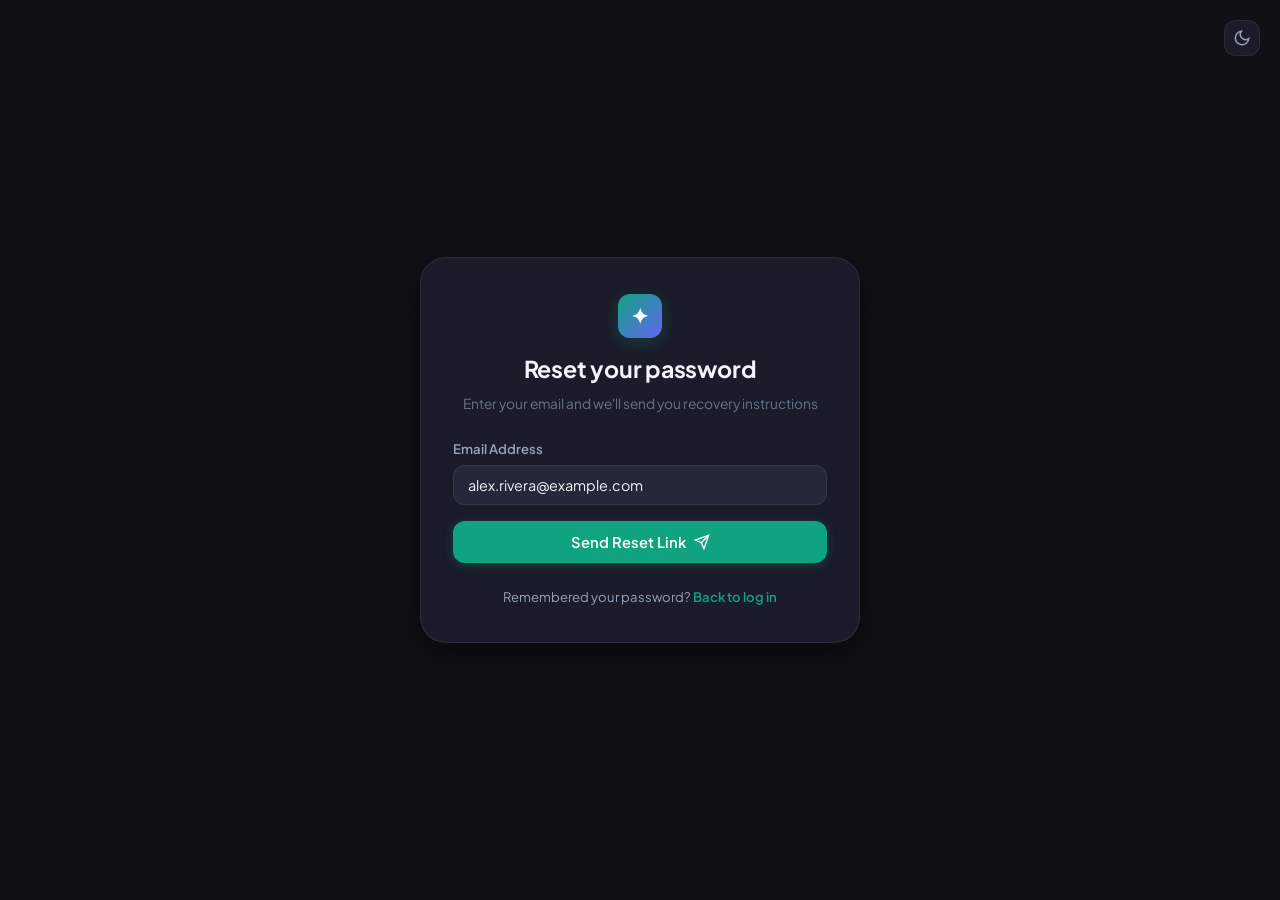
<file: forgot-password.html>
<!DOCTYPE html>
<html lang="en" data-theme="dark">
<head>
  <meta charset="UTF-8">
  <meta name="viewport" content="width=device-width, initial-scale=1.0">
  <title>Reset Password - NovaAI</title>
  <link rel="icon" href="data:image/svg+xml,<svg xmlns='http://www.w3.org/2000/svg' viewBox='0 0 100 100'><text y='.9em' font-size='90'>✦</text></svg>">
  <link rel="stylesheet" href="css/style.css">
  <link rel="stylesheet" href="css/auth.css">
</head>
<body>

  <div class="auth-wrapper">
    <div class="auth-theme-toggle">
      <button class="theme-toggle-btn" id="theme-toggle-auth" title="Toggle Theme">
        <svg class="sun-icon" width="18" height="18" viewBox="0 0 24 24" fill="none" stroke="currentColor" stroke-width="2">
          <circle cx="12" cy="12" r="5"></circle>
          <line x1="12" y1="1" x2="12" y2="3"></line>
          <line x1="12" y1="21" x2="12" y2="23"></line>
          <line x1="4.22" y1="4.22" x2="5.64" y2="5.64"></line>
          <line x1="18.36" y1="18.36" x2="19.78" y2="19.78"></line>
          <line x1="1" y1="12" x2="3" y2="12"></line>
          <line x1="21" y1="12" x2="23" y2="12"></line>
          <line x1="4.22" y1="19.78" x2="5.64" y2="18.36"></line>
          <line x1="18.36" y1="5.64" x2="19.78" y2="4.22"></line>
        </svg>
        <svg class="moon-icon" width="18" height="18" viewBox="0 0 24 24" fill="none" stroke="currentColor" stroke-width="2">
          <path d="M21 12.79A9 9 0 1 1 11.21 3 7 7 0 0 0 21 12.79z"></path>
        </svg>
      </button>
    </div>

    <div class="auth-card">
      <div class="auth-header">
        <div class="auth-logo">✦</div>
        <h1 class="auth-title">Reset your password</h1>
        <p class="auth-subtitle">Enter your email and we'll send you recovery instructions</p>
      </div>

      <div id="reset-alert" class="auth-alert success" style="display: none;">
        <svg width="18" height="18" viewBox="0 0 24 24" fill="none" stroke="currentColor" stroke-width="2">
          <path d="M22 11.08V12a10 10 0 1 1-5.93-9.14"></path>
          <polyline points="22 4 12 14.01 9 11.01"></polyline>
        </svg>
        <span>Password reset link sent! Check your inbox.</span>
      </div>

      <form class="auth-form" id="forgot-form">
        <div class="form-group">
          <label class="form-label" for="reset-email">Email Address</label>
          <div class="input-container">
            <input type="email" id="reset-email" class="auth-input" placeholder="name@example.com" required value="alex.rivera@example.com">
          </div>
        </div>

        <button type="submit" class="btn-primary-auth" id="btn-submit-reset">
          <span>Send Reset Link</span>
          <svg width="16" height="16" viewBox="0 0 24 24" fill="none" stroke="currentColor" stroke-width="2">
            <line x1="22" y1="2" x2="11" y2="13"></line>
            <polygon points="22 2 15 22 11 13 2 9 22 2"></polygon>
          </svg>
        </button>
      </form>

      <div class="auth-footer">
        Remembered your password? <a href="login.html" class="auth-link">Back to log in</a>
      </div>
    </div>
  </div>

  <script>
    const savedTheme = localStorage.getItem('ai_chat_theme') || 'dark';
    document.documentElement.setAttribute('data-theme', savedTheme);

    const themeBtn = document.getElementById('theme-toggle-auth');
    if (themeBtn) {
      themeBtn.addEventListener('click', () => {
        const cur = document.documentElement.getAttribute('data-theme') || 'dark';
        const next = cur === 'dark' ? 'light' : 'dark';
        document.documentElement.setAttribute('data-theme', next);
        localStorage.setItem('ai_chat_theme', next);
      });
    }

    const form = document.getElementById('forgot-form');
    const alertBox = document.getElementById('reset-alert');
    const submitBtn = document.getElementById('btn-submit-reset');

    form.addEventListener('submit', (e) => {
      e.preventDefault();
      submitBtn.disabled = true;
      submitBtn.innerHTML = 'Sending...';
      
      setTimeout(() => {
        alertBox.style.display = 'flex';
        submitBtn.innerHTML = 'Link Sent';
      }, 700);
    });
  </script>
</body>
</html>
</file>
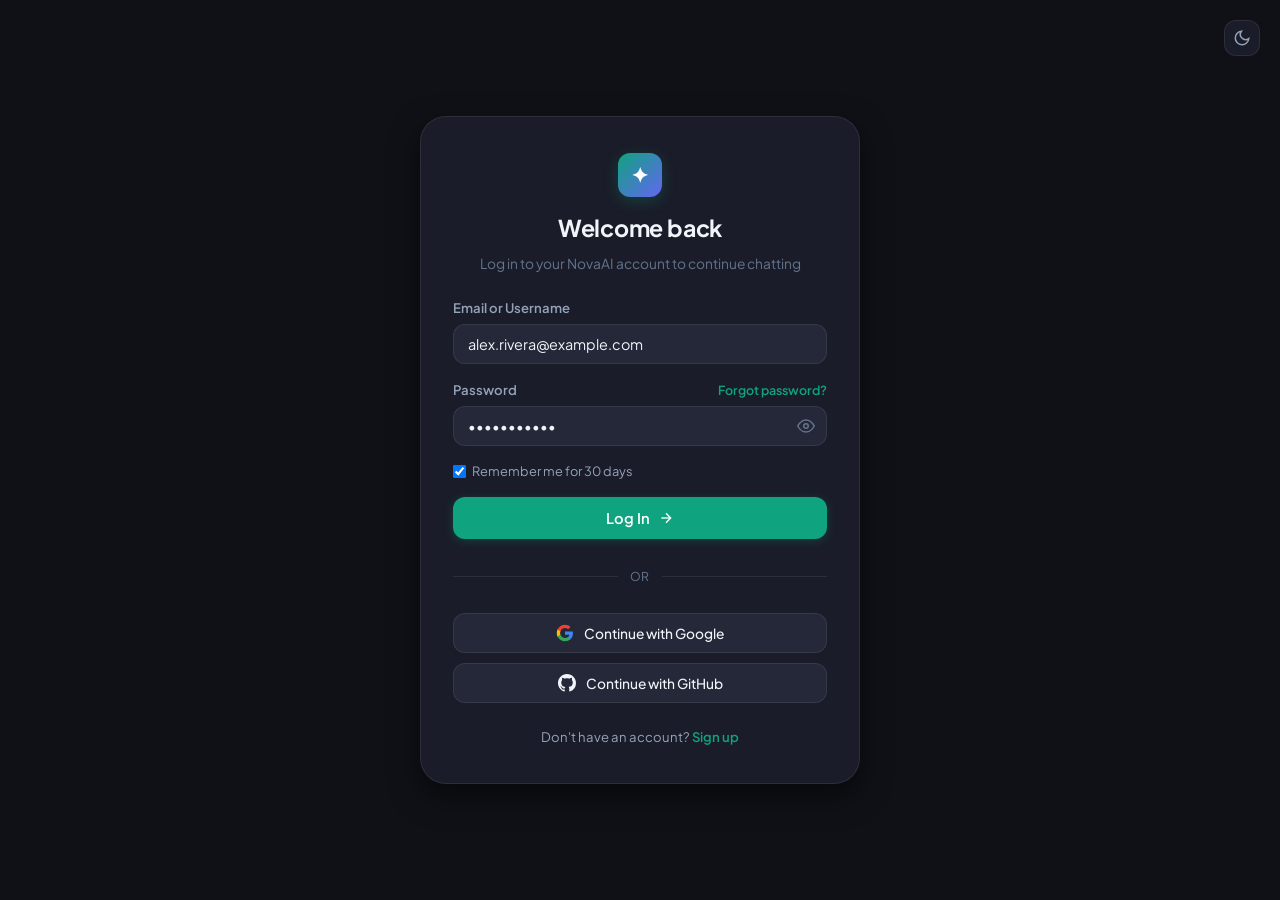
<file: login.html>
<!DOCTYPE html>
<html lang="en" data-theme="dark">
<head>
  <meta charset="UTF-8">
  <meta name="viewport" content="width=device-width, initial-scale=1.0">
  <title>Log in - NovaAI</title>
  <link rel="icon" href="data:image/svg+xml,<svg xmlns='http://www.w3.org/2000/svg' viewBox='0 0 100 100'><text y='.9em' font-size='90'>✦</text></svg>">
  <link rel="stylesheet" href="css/style.css">
  <link rel="stylesheet" href="css/auth.css">
</head>
<body>

  <div class="auth-wrapper">
    <div class="auth-theme-toggle">
      <button class="theme-toggle-btn" id="theme-toggle-auth" title="Toggle Theme">
        <svg class="sun-icon" width="18" height="18" viewBox="0 0 24 24" fill="none" stroke="currentColor" stroke-width="2">
          <circle cx="12" cy="12" r="5"></circle>
          <line x1="12" y1="12" x2="12" y2="3"></line>
          <line x1="12" y1="21" x2="12" y2="23"></line>
          <line x1="4.22" y1="4.22" x2="5.64" y2="5.64"></line>
          <line x1="18.36" y1="18.36" x2="19.78" y2="19.78"></line>
          <line x1="1" y1="12" x2="3" y2="12"></line>
          <line x1="21" y1="12" x2="23" y2="12"></line>
          <line x1="4.22" y1="19.78" x2="5.64" y2="18.36"></line>
          <line x1="18.36" y1="5.64" x2="19.78" y2="4.22"></line>
        </svg>
        <svg class="moon-icon" width="18" height="18" viewBox="0 0 24 24" fill="none" stroke="currentColor" stroke-width="2">
          <path d="M21 12.79A9 9 0 1 1 11.21 3 7 7 0 0 0 21 12.79z"></path>
        </svg>
      </button>
    </div>

    <div class="auth-card">
      <div class="auth-header">
        <div class="auth-logo">✦</div>
        <h1 class="auth-title">Welcome back</h1>
        <p class="auth-subtitle">Log in to your NovaAI account to continue chatting</p>
      </div>

      <form class="auth-form" id="login-form" onsubmit="event.preventDefault(); window.location.href='index.html';">
        <div class="form-group">
          <label class="form-label" for="login-email">Email or Username</label>
          <div class="input-container">
            <input type="text" id="login-email" class="auth-input" placeholder="name@example.com" required value="alex.rivera@example.com">
          </div>
        </div>

        <div class="form-group">
          <div style="display: flex; justify-content: space-between; align-items: center;">
            <label class="form-label" for="login-password">Password</label>
            <a href="forgot-password.html" class="auth-link" style="font-size: 0.78rem;">Forgot password?</a>
          </div>
          <div class="input-container">
            <input type="password" id="login-password" class="auth-input has-icon" placeholder="••••••••" required value="password123">
            <span class="toggle-password-btn" id="btn-toggle-pwd">
              <svg width="18" height="18" viewBox="0 0 24 24" fill="none" stroke="currentColor" stroke-width="2">
                <path d="M1 12s4-8 11-8 11 8 11 8-4 8-11 8-11-8-11-8z"></path>
                <circle cx="12" cy="12" r="3"></circle>
              </svg>
            </span>
          </div>
        </div>

        <div class="form-row-actions">
          <label class="remember-checkbox">
            <input type="checkbox" checked>
            <span>Remember me for 30 days</span>
          </label>
        </div>

        <button type="submit" class="btn-primary-auth">
          <span>Log In</span>
          <svg width="16" height="16" viewBox="0 0 24 24" fill="none" stroke="currentColor" stroke-width="2">
            <line x1="5" y1="12" x2="19" y2="12"></line>
            <polyline points="12 5 19 12 12 19"></polyline>
          </svg>
        </button>
      </form>

      <div class="auth-divider">
        <span>OR</span>
      </div>

      <div class="social-login-grid">
        <button type="button" class="btn-social" onclick="window.location.href='index.html';">
          <svg width="18" height="18" viewBox="0 0 24 24">
            <path fill="#4285F4" d="M22.56 12.25c0-.78-.07-1.53-.2-2.25H12v4.26h5.92c-.26 1.37-1.04 2.53-2.21 3.31v2.77h3.57c2.08-1.92 3.28-4.74 3.28-8.09z"/>
            <path fill="#34A853" d="M12 23c2.97 0 5.46-.98 7.28-2.66l-3.57-2.77c-.98.66-2.23 1.06-3.71 1.06-2.86 0-5.29-1.93-6.16-4.53H2.18v2.84C3.99 20.53 7.7 23 12 23z"/>
            <path fill="#FBBC05" d="M5.84 14.09c-.22-.66-.35-1.36-.35-2.09s.13-1.43.35-2.09V7.06H2.18C1.43 8.55 1 10.22 1 12s.43 3.45 1.18 4.94l2.85-2.22.81-.63z"/>
            <path fill="#EA4335" d="M12 5.38c1.62 0 3.06.56 4.21 1.64l3.15-3.15C17.45 2.09 14.97 1 12 1 7.7 1 3.99 3.47 2.18 7.06l3.66 2.84c.87-2.6 3.3-4.52 6.16-4.52z"/>
          </svg>
          <span>Continue with Google</span>
        </button>
        <button type="button" class="btn-social" onclick="window.location.href='index.html';">
          <svg width="18" height="18" viewBox="0 0 24 24" fill="currentColor">
            <path d="M12 0C5.37 0 0 5.37 0 12c0 5.31 3.435 9.795 8.205 11.385.6.105.825-.255.825-.57 0-.285-.015-1.23-.015-2.235-3.015.555-3.795-.735-4.035-1.41-.135-.345-.72-1.41-1.23-1.695-.42-.225-1.02-.78-.015-.795.945-.015 1.62.87 1.845 1.23 1.08 1.815 2.805 1.305 3.495.99.105-.78.42-1.305.765-1.605-2.67-.3-5.46-1.335-5.46-5.925 0-1.305.465-2.385 1.23-3.225-.12-.3-.54-1.53.12-3.18 0 0 1.005-.315 3.3 1.23.96-.27 1.98-.405 3-.405s2.04.135 3 .405c2.295-1.56 3.3-1.23 3.3-1.23.66 1.65.24 2.88.12 3.18.765.84 1.23 1.905 1.23 3.225 0 4.605-2.805 5.625-5.475 5.925.435.375.81 1.095.81 2.22 0 1.605-.015 2.895-.015 3.3 0 .315.225.69.825.57A12.02 12.02 0 0024 12c0-6.63-5.37-12-12-12z"/>
          </svg>
          <span>Continue with GitHub</span>
        </button>
      </div>

      <div class="auth-footer">
        Don't have an account? <a href="signup.html" class="auth-link">Sign up</a>
      </div>
    </div>
  </div>

  <script>
    const savedTheme = localStorage.getItem('ai_chat_theme') || 'dark';
    document.documentElement.setAttribute('data-theme', savedTheme);

    const themeBtn = document.getElementById('theme-toggle-auth');
    if (themeBtn) {
      themeBtn.addEventListener('click', () => {
        const cur = document.documentElement.getAttribute('data-theme') || 'dark';
        const next = cur === 'dark' ? 'light' : 'dark';
        document.documentElement.setAttribute('data-theme', next);
        localStorage.setItem('ai_chat_theme', next);
      });
    }

    const pwdInput = document.getElementById('login-password');
    const pwdBtn = document.getElementById('btn-toggle-pwd');
    if (pwdBtn && pwdInput) {
      pwdBtn.addEventListener('click', () => {
        const isPwd = pwdInput.type === 'password';
        pwdInput.type = isPwd ? 'text' : 'password';
        pwdBtn.style.opacity = isPwd ? '1' : '0.6';
      });
    }
  </script>
</body>
</html>
</file>
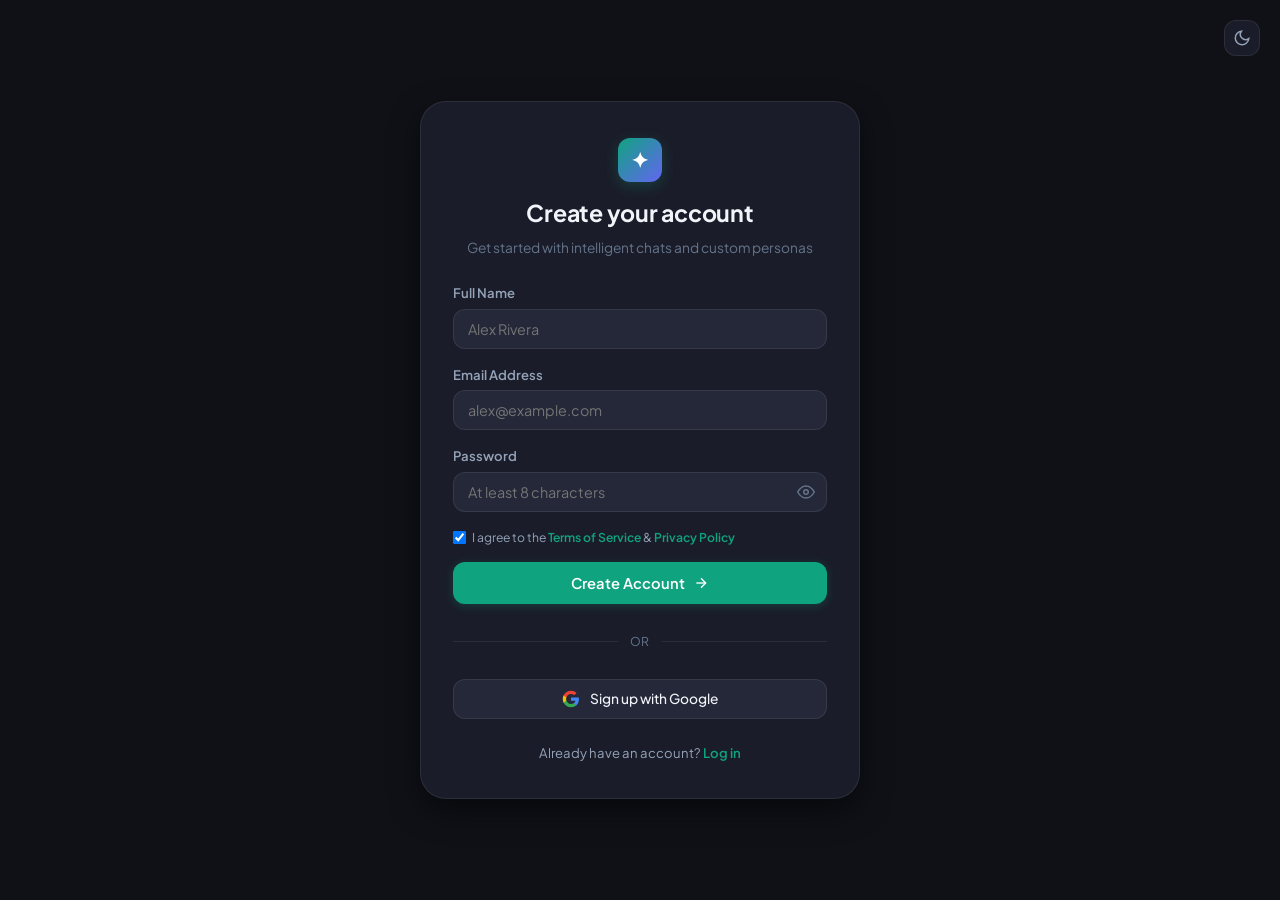
<file: signup.html>
<!DOCTYPE html>
<html lang="en" data-theme="dark">
<head>
  <meta charset="UTF-8">
  <meta name="viewport" content="width=device-width, initial-scale=1.0">
  <title>Create your account - NovaAI</title>
  <link rel="icon" href="data:image/svg+xml,<svg xmlns='http://www.w3.org/2000/svg' viewBox='0 0 100 100'><text y='.9em' font-size='90'>✦</text></svg>">
  <link rel="stylesheet" href="css/style.css">
  <link rel="stylesheet" href="css/auth.css">
</head>
<body>

  <div class="auth-wrapper">
    <div class="auth-theme-toggle">
      <button class="theme-toggle-btn" id="theme-toggle-auth" title="Toggle Theme">
        <svg class="sun-icon" width="18" height="18" viewBox="0 0 24 24" fill="none" stroke="currentColor" stroke-width="2">
          <circle cx="12" cy="12" r="5"></circle>
          <line x1="12" y1="1" x2="12" y2="3"></line>
          <line x1="12" y1="21" x2="12" y2="23"></line>
          <line x1="4.22" y1="4.22" x2="5.64" y2="5.64"></line>
          <line x1="18.36" y1="18.36" x2="19.78" y2="19.78"></line>
          <line x1="1" y1="12" x2="3" y2="12"></line>
          <line x1="21" y1="12" x2="23" y2="12"></line>
          <line x1="4.22" y1="19.78" x2="5.64" y2="18.36"></line>
          <line x1="18.36" y1="5.64" x2="19.78" y2="4.22"></line>
        </svg>
        <svg class="moon-icon" width="18" height="18" viewBox="0 0 24 24" fill="none" stroke="currentColor" stroke-width="2">
          <path d="M21 12.79A9 9 0 1 1 11.21 3 7 7 0 0 0 21 12.79z"></path>
        </svg>
      </button>
    </div>

    <div class="auth-card">
      <div class="auth-header">
        <div class="auth-logo">✦</div>
        <h1 class="auth-title">Create your account</h1>
        <p class="auth-subtitle">Get started with intelligent chats and custom personas</p>
      </div>

      <form class="auth-form" id="signup-form" onsubmit="event.preventDefault(); window.location.href='index.html';">
        <div class="form-group">
          <label class="form-label" for="signup-name">Full Name</label>
          <div class="input-container">
            <input type="text" id="signup-name" class="auth-input" placeholder="Alex Rivera" required>
          </div>
        </div>

        <div class="form-group">
          <label class="form-label" for="signup-email">Email Address</label>
          <div class="input-container">
            <input type="email" id="signup-email" class="auth-input" placeholder="alex@example.com" required>
          </div>
        </div>

        <div class="form-group">
          <label class="form-label" for="signup-password">Password</label>
          <div class="input-container">
            <input type="password" id="signup-password" class="auth-input has-icon" placeholder="At least 8 characters" minlength="8" required>
            <span class="toggle-password-btn" id="btn-toggle-pwd">
              <svg width="18" height="18" viewBox="0 0 24 24" fill="none" stroke="currentColor" stroke-width="2">
                <path d="M1 12s4-8 11-8 11 8 11 8-4 8-11 8-11-8-11-8z"></path>
                <circle cx="12" cy="12" r="3"></circle>
              </svg>
            </span>
          </div>
        </div>

        <div class="form-row-actions">
          <label class="remember-checkbox" style="font-size: 0.76rem;">
            <input type="checkbox" required checked>
            <span>I agree to the <a href="#" class="auth-link">Terms of Service</a> &amp; <a href="#" class="auth-link">Privacy Policy</a></span>
          </label>
        </div>

        <button type="submit" class="btn-primary-auth">
          <span>Create Account</span>
          <svg width="16" height="16" viewBox="0 0 24 24" fill="none" stroke="currentColor" stroke-width="2">
            <line x1="5" y1="12" x2="19" y2="12"></line>
            <polyline points="12 5 19 12 12 19"></polyline>
          </svg>
        </button>
      </form>

      <div class="auth-divider">
        <span>OR</span>
      </div>

      <div class="social-login-grid">
        <button type="button" class="btn-social" onclick="window.location.href='index.html';">
          <svg width="18" height="18" viewBox="0 0 24 24">
            <path fill="#4285F4" d="M22.56 12.25c0-.78-.07-1.53-.2-2.25H12v4.26h5.92c-.26 1.37-1.04 2.53-2.21 3.31v2.77h3.57c2.08-1.92 3.28-4.74 3.28-8.09z"/>
            <path fill="#34A853" d="M12 23c2.97 0 5.46-.98 7.28-2.66l-3.57-2.77c-.98.66-2.23 1.06-3.71 1.06-2.86 0-5.29-1.93-6.16-4.53H2.18v2.84C3.99 20.53 7.7 23 12 23z"/>
            <path fill="#FBBC05" d="M5.84 14.09c-.22-.66-.35-1.36-.35-2.09s.13-1.43.35-2.09V7.06H2.18C1.43 8.55 1 10.22 1 12s.43 3.45 1.18 4.94l2.85-2.22.81-.63z"/>
            <path fill="#EA4335" d="M12 5.38c1.62 0 3.06.56 4.21 1.64l3.15-3.15C17.45 2.09 14.97 1 12 1 7.7 1 3.99 3.47 2.18 7.06l3.66 2.84c.87-2.6 3.3-4.52 6.16-4.52z"/>
          </svg>
          <span>Sign up with Google</span>
        </button>
      </div>

      <div class="auth-footer">
        Already have an account? <a href="login.html" class="auth-link">Log in</a>
      </div>
    </div>
  </div>

  <script>
    const savedTheme = localStorage.getItem('ai_chat_theme') || 'dark';
    document.documentElement.setAttribute('data-theme', savedTheme);

    const themeBtn = document.getElementById('theme-toggle-auth');
    if (themeBtn) {
      themeBtn.addEventListener('click', () => {
        const cur = document.documentElement.getAttribute('data-theme') || 'dark';
        const next = cur === 'dark' ? 'light' : 'dark';
        document.documentElement.setAttribute('data-theme', next);
        localStorage.setItem('ai_chat_theme', next);
      });
    }

    const pwdInput = document.getElementById('signup-password');
    const pwdBtn = document.getElementById('btn-toggle-pwd');
    if (pwdBtn && pwdInput) {
      pwdBtn.addEventListener('click', () => {
        const isPwd = pwdInput.type === 'password';
        pwdInput.type = isPwd ? 'text' : 'password';
        pwdBtn.style.opacity = isPwd ? '1' : '0.6';
      });
    }
  </script>
</body>
</html>
</file>
<file: css/style.css>
/* ==========================================================================
   AI ChatBox Modern Design System (ChatGPT + Character.AI inspired)
   ========================================================================== */

/* Google Fonts Import */
@import url('https://fonts.googleapis.com/css2?family=Plus+Jakarta+Sans:wght@300;400;500;600;700&family=JetBrains+Mono:wght@400;500&display=swap');

/* --- CSS Variables & Theming --- */
:root {
  --font-main: 'Plus Jakarta Sans', -apple-system, BlinkMacSystemFont, 'Segoe UI', Roboto, sans-serif;
  --font-mono: 'JetBrains Mono', monospace;

  /* Accent Colors */
  --accent-primary: #10a37f;
  --accent-primary-hover: #0e8d6e;
  --accent-glow: rgba(16, 163, 127, 0.25);
  --accent-secondary: #6366f1;
  --accent-secondary-hover: #4f46e5;
  --danger-color: #ef4444;

  /* Transition speeds */
  --transition-fast: 0.15s ease;
  --transition-normal: 0.25s ease;
  --transition-smooth: 0.35s cubic-bezier(0.16, 1, 0.3, 1);
  --border-radius-sm: 8px;
  --border-radius-md: 12px;
  --border-radius-lg: 18px;
  --border-radius-xl: 26px;
  --border-radius-full: 9999px;
  --sidebar-width: 290px;
}

/* --- Dark Theme (Default) --- */
:root[data-theme="dark"], :root {
  --bg-app: #0f1117;
  --bg-sidebar: #171923;
  --bg-sidebar-hover: #222533;
  --bg-sidebar-active: #2b2f42;
  --bg-surface: #1a1d29;
  --bg-surface-elevated: #242838;
  --bg-input: #1f2333;
  --bg-message-user: #2d3348;
  --bg-message-bot: #181b26;
  --bg-code: #11131c;
  --bg-hover: rgba(255, 255, 255, 0.06);

  --text-main: #f1f5f9;
  --text-secondary: #94a3b8;
  --text-muted: #64748b;
  --text-inverse: #0f1117;

  --border-subtle: rgba(255, 255, 255, 0.08);
  --border-strong: rgba(255, 255, 255, 0.15);
  --border-focus: #10a37f;

  --shadow-sm: 0 1px 3px rgba(0, 0, 0, 0.3);
  --shadow-md: 0 4px 12px rgba(0, 0, 0, 0.35);
  --shadow-lg: 0 12px 30px rgba(0, 0, 0, 0.5);

  --scrollbar-track: #13151f;
  --scrollbar-thumb: #2d3348;
  --scrollbar-thumb-hover: #3d4561;
}

/* --- Light Theme --- */
:root[data-theme="light"] {
  --bg-app: #f8fafc;
  --bg-sidebar: #f1f5f9;
  --bg-sidebar-hover: #e2e8f0;
  --bg-sidebar-active: #cbd5e1;
  --bg-surface: #ffffff;
  --bg-surface-elevated: #f8fafc;
  --bg-input: #ffffff;
  --bg-message-user: #e2e8f0;
  --bg-message-bot: #ffffff;
  --bg-code: #0f172a;
  --bg-hover: rgba(0, 0, 0, 0.05);

  --text-main: #0f172a;
  --text-secondary: #475569;
  --text-muted: #94a3b8;
  --text-inverse: #ffffff;

  --border-subtle: rgba(0, 0, 0, 0.08);
  --border-strong: rgba(0, 0, 0, 0.15);
  --border-focus: #10a37f;

  --shadow-sm: 0 1px 3px rgba(0, 0, 0, 0.05);
  --shadow-md: 0 4px 12px rgba(0, 0, 0, 0.08);
  --shadow-lg: 0 12px 28px rgba(0, 0, 0, 0.12);

  --scrollbar-track: #f1f5f9;
  --scrollbar-thumb: #cbd5e1;
  --scrollbar-thumb-hover: #94a3b8;
}

/* --- Reset & Base Styles --- */
*, *::before, *::after {
  box-sizing: border-box;
  margin: 0;
  padding: 0;
}

html, body {
  height: 100%;
  font-family: var(--font-main);
  background-color: var(--bg-app);
  color: var(--text-main);
  overflow: hidden;
  line-height: 1.5;
  -webkit-font-smoothing: antialiased;
  transition: background-color var(--transition-normal), color var(--transition-normal);
}

button, input, textarea, select {
  font-family: inherit;
  font-size: inherit;
  color: inherit;
  border: none;
  outline: none;
  background: transparent;
}

button {
  cursor: pointer;
  user-select: none;
}

/* Custom Scrollbar */
::-webkit-scrollbar {
  width: 6px;
  height: 6px;
}
::-webkit-scrollbar-track {
  background: var(--scrollbar-track);
}
::-webkit-scrollbar-thumb {
  background: var(--scrollbar-thumb);
  border-radius: 4px;
}
::-webkit-scrollbar-thumb:hover {
  background: var(--scrollbar-thumb-hover);
}

/* --- App Layout --- */
.app-container {
  display: flex;
  height: 100vh;
  width: 100vw;
  position: relative;
  overflow: hidden;
}

/* ==========================================================================
   Sidebar Styling
   ========================================================================== */
.sidebar {
  width: var(--sidebar-width);
  height: 100%;
  background-color: var(--bg-sidebar);
  border-right: 1px solid var(--border-subtle);
  display: flex;
  flex-direction: column;
  transition: transform var(--transition-smooth), width var(--transition-smooth);
  z-index: 50;
  flex-shrink: 0;
}

.sidebar-header {
  padding: 18px 16px 12px;
  display: flex;
  align-items: center;
  justify-content: space-between;
  gap: 12px;
}

.brand {
  display: flex;
  align-items: center;
  gap: 10px;
  text-decoration: none;
  color: var(--text-main);
}

.brand-icon {
  width: 34px;
  height: 34px;
  background: linear-gradient(135deg, var(--accent-primary), var(--accent-secondary));
  border-radius: 10px;
  display: flex;
  align-items: center;
  justify-content: center;
  color: #fff;
  font-weight: 700;
  box-shadow: 0 4px 12px var(--accent-glow);
}

.brand-title {
  font-size: 1.1rem;
  font-weight: 700;
  letter-spacing: -0.02em;
  background: linear-gradient(135deg, var(--text-main), var(--text-secondary));
  -webkit-background-clip: text;
  -webkit-text-fill-color: transparent;
}

.sidebar-toggle-btn {
  width: 32px;
  height: 32px;
  display: flex;
  align-items: center;
  justify-content: center;
  border-radius: var(--border-radius-sm);
  color: var(--text-secondary);
  transition: background var(--transition-fast), color var(--transition-fast);
}

.sidebar-toggle-btn:hover {
  background: var(--bg-hover);
  color: var(--text-main);
}

/* New Chat Button */
.new-chat-wrapper {
  padding: 0 14px 12px;
}

.btn-new-chat {
  width: 100%;
  display: flex;
  align-items: center;
  justify-content: space-between;
  padding: 10px 14px;
  background: var(--bg-surface);
  border: 1px solid var(--border-subtle);
  border-radius: var(--border-radius-md);
  color: var(--text-main);
  font-weight: 600;
  font-size: 0.9rem;
  transition: all var(--transition-fast);
  box-shadow: var(--shadow-sm);
}

.btn-new-chat-content {
  display: flex;
  align-items: center;
  gap: 10px;
}

.btn-new-chat .plus-icon {
  font-size: 1.1rem;
  color: var(--accent-primary);
  display: flex;
  align-items: center;
}

.btn-new-chat:hover {
  background: var(--bg-sidebar-hover);
  border-color: var(--border-strong);
  transform: translateY(-1px);
  box-shadow: var(--shadow-md);
}

.kbd-shortcut {
  font-size: 0.7rem;
  background: var(--bg-hover);
  border: 1px solid var(--border-subtle);
  border-radius: 4px;
  padding: 2px 5px;
  color: var(--text-muted);
  font-family: var(--font-mono);
}

/* Character/Persona Bar (Character.AI style) */
.characters-section {
  padding: 6px 14px 12px;
  border-bottom: 1px solid var(--border-subtle);
}

.section-label {
  font-size: 0.72rem;
  font-weight: 700;
  text-transform: uppercase;
  letter-spacing: 0.05em;
  color: var(--text-muted);
  margin-bottom: 8px;
  display: flex;
  align-items: center;
  justify-content: space-between;
}

.characters-scroll-list {
  display: flex;
  gap: 8px;
  overflow-x: auto;
  padding-bottom: 4px;
  scrollbar-width: none;
}

.characters-scroll-list::-webkit-scrollbar {
  display: none;
}

.character-chip {
  display: flex;
  align-items: center;
  gap: 6px;
  padding: 5px 10px;
  background: var(--bg-surface);
  border: 1px solid var(--border-subtle);
  border-radius: var(--border-radius-full);
  font-size: 0.78rem;
  font-weight: 500;
  color: var(--text-secondary);
  white-space: nowrap;
  transition: all var(--transition-fast);
}

.character-chip img {
  width: 18px;
  height: 18px;
  border-radius: 50%;
  object-fit: cover;
}

.character-chip:hover {
  background: var(--bg-sidebar-hover);
  color: var(--text-main);
  border-color: var(--border-strong);
}

.character-chip.active {
  background: var(--accent-glow);
  border-color: var(--accent-primary);
  color: var(--accent-primary);
  font-weight: 600;
}

/* Chat History List */
.chat-history-container {
  flex: 1;
  overflow-y: auto;
  padding: 10px 10px;
}

.history-group {
  margin-bottom: 14px;
}

.history-group-title {
  font-size: 0.72rem;
  font-weight: 700;
  color: var(--text-muted);
  text-transform: uppercase;
  letter-spacing: 0.04em;
  padding: 6px 10px;
}

.chat-history-list {
  list-style: none;
  display: flex;
  flex-direction: column;
  gap: 3px;
}

.chat-item {
  display: flex;
  align-items: center;
  justify-content: space-between;
  padding: 8px 10px;
  border-radius: var(--border-radius-sm);
  color: var(--text-secondary);
  font-size: 0.85rem;
  cursor: pointer;
  transition: all var(--transition-fast);
  position: relative;
  text-decoration: none;
}

.chat-item:hover {
  background: var(--bg-sidebar-hover);
  color: var(--text-main);
}

.chat-item.active {
  background: var(--bg-sidebar-active);
  color: var(--text-main);
  font-weight: 500;
}

.chat-item-main {
  display: flex;
  align-items: center;
  gap: 9px;
  overflow: hidden;
  flex: 1;
}

.chat-item-icon {
  font-size: 0.95rem;
  color: var(--text-muted);
  flex-shrink: 0;
}

.chat-item.active .chat-item-icon {
  color: var(--accent-primary);
}

.chat-item-title {
  white-space: nowrap;
  overflow: hidden;
  text-overflow: ellipsis;
  flex: 1;
}

.chat-item-actions {
  display: none;
  align-items: center;
  gap: 4px;
  position: absolute;
  right: 6px;
  background: inherit;
  padding-left: 6px;
}

.chat-item:hover .chat-item-actions {
  display: flex;
}

.action-icon-btn {
  width: 22px;
  height: 22px;
  display: flex;
  align-items: center;
  justify-content: center;
  border-radius: 4px;
  color: var(--text-muted);
  font-size: 0.75rem;
  transition: all var(--transition-fast);
}

.action-icon-btn:hover {
  color: var(--text-main);
  background: var(--bg-hover);
}

.action-icon-btn.delete:hover {
  color: var(--danger-color);
}

/* Sidebar Footer (User profile & Theme Toggle) */
.sidebar-footer {
  padding: 12px 14px;
  border-top: 1px solid var(--border-subtle);
  display: flex;
  align-items: center;
  justify-content: space-between;
  background: var(--bg-sidebar);
}

.user-profile {
  display: flex;
  align-items: center;
  gap: 10px;
  overflow: hidden;
}

.user-avatar {
  width: 32px;
  height: 32px;
  border-radius: 50%;
  object-fit: cover;
  border: 1px solid var(--border-strong);
}

.user-info {
  display: flex;
  flex-direction: column;
  overflow: hidden;
}

.user-name {
  font-size: 0.85rem;
  font-weight: 600;
  color: var(--text-main);
  white-space: nowrap;
  text-overflow: ellipsis;
  overflow: hidden;
}

.user-plan {
  font-size: 0.7rem;
  color: var(--text-muted);
}

/* Theme Toggle Button */
.theme-toggle-btn {
  width: 36px;
  height: 36px;
  border-radius: var(--border-radius-md);
  display: flex;
  align-items: center;
  justify-content: center;
  background: var(--bg-surface);
  border: 1px solid var(--border-subtle);
  color: var(--text-secondary);
  transition: all var(--transition-fast);
  position: relative;
}

.theme-toggle-btn:hover {
  color: var(--text-main);
  background: var(--bg-sidebar-hover);
  border-color: var(--border-strong);
  transform: scale(1.05);
}

.theme-toggle-btn .sun-icon {
  display: none;
}
.theme-toggle-btn .moon-icon {
  display: block;
}

:root[data-theme="light"] .theme-toggle-btn .sun-icon {
  display: block;
  color: #f59e0b;
}
:root[data-theme="light"] .theme-toggle-btn .moon-icon {
  display: none;
}

/* ==========================================================================
   Main Chat Container
   ========================================================================== */
.main-chat {
  flex: 1;
  display: flex;
  flex-direction: column;
  height: 100%;
  background-color: var(--bg-app);
  position: relative;
  overflow: hidden;
}

/* Chat Header */
.chat-header {
  height: 60px;
  padding: 0 20px;
  border-bottom: 1px solid var(--border-subtle);
  display: flex;
  align-items: center;
  justify-content: space-between;
  background: var(--bg-surface);
  backdrop-filter: blur(12px);
  z-index: 20;
}

.chat-header-left {
  display: flex;
  align-items: center;
  gap: 12px;
}

.btn-mobile-menu {
  display: none;
  width: 34px;
  height: 34px;
  align-items: center;
  justify-content: center;
  border-radius: var(--border-radius-sm);
  color: var(--text-secondary);
}

.btn-mobile-menu:hover {
  background: var(--bg-hover);
  color: var(--text-main);
}

.character-header-info {
  display: flex;
  align-items: center;
  gap: 10px;
  cursor: pointer;
  padding: 4px 8px;
  border-radius: var(--border-radius-sm);
  transition: background var(--transition-fast);
}

.character-header-info:hover {
  background: var(--bg-hover);
}

.header-avatar-wrap {
  position: relative;
}

.header-avatar {
  width: 36px;
  height: 36px;
  border-radius: 50%;
  object-fit: cover;
  border: 1px solid var(--border-subtle);
}

.status-indicator {
  width: 9px;
  height: 9px;
  border-radius: 50%;
  background-color: var(--accent-primary);
  position: absolute;
  bottom: 1px;
  right: 1px;
  border: 2px solid var(--bg-surface);
}

.header-meta {
  display: flex;
  flex-direction: column;
}

.header-character-name {
  font-size: 0.95rem;
  font-weight: 700;
  color: var(--text-main);
  display: flex;
  align-items: center;
  gap: 6px;
}

.badge-tag {
  font-size: 0.65rem;
  font-weight: 600;
  padding: 2px 6px;
  border-radius: var(--border-radius-full);
  background: var(--accent-glow);
  color: var(--accent-primary);
  border: 1px solid rgba(16, 163, 127, 0.2);
}

.header-character-tagline {
  font-size: 0.75rem;
  color: var(--text-muted);
}

.chat-header-actions {
  display: flex;
  align-items: center;
  gap: 8px;
}

.header-action-btn {
  padding: 6px 12px;
  border-radius: var(--border-radius-sm);
  font-size: 0.8rem;
  font-weight: 500;
  color: var(--text-secondary);
  border: 1px solid var(--border-subtle);
  background: var(--bg-surface-elevated);
  display: flex;
  align-items: center;
  gap: 6px;
  transition: all var(--transition-fast);
}

.header-action-btn:hover {
  color: var(--text-main);
  border-color: var(--border-strong);
  background: var(--bg-hover);
}

.chat-header-actions .theme-toggle-btn {
  width: 34px;
  height: 34px;
  border-radius: var(--border-radius-sm);
  background: var(--bg-surface-elevated);
}

/* ==========================================================================
   Chat Messages Stage
   ========================================================================== */
.messages-container {
  flex: 1;
  overflow-y: auto;
  padding: 24px 20px 10px;
  display: flex;
  flex-direction: column;
  gap: 22px;
  scroll-behavior: smooth;
}

.messages-inner {
  max-width: 820px;
  width: 100%;
  margin: 0 auto;
  display: flex;
  flex-direction: column;
  gap: 20px;
}

/* Welcome Empty State */
.welcome-hero {
  text-align: center;
  padding: 40px 10px 20px;
  display: flex;
  flex-direction: column;
  align-items: center;
  gap: 16px;
  animation: fadeIn 0.4s ease-out;
}

.welcome-avatar {
  width: 72px;
  height: 72px;
  border-radius: 50%;
  border: 2px solid var(--accent-primary);
  box-shadow: 0 0 20px var(--accent-glow);
  padding: 2px;
}

.welcome-title {
  font-size: 1.6rem;
  font-weight: 700;
  color: var(--text-main);
}

.welcome-subtitle {
  font-size: 0.95rem;
  color: var(--text-secondary);
  max-width: 480px;
  line-height: 1.5;
}

/* Prompt Starter Cards */
.prompts-grid {
  display: grid;
  grid-template-columns: repeat(2, 1fr);
  gap: 12px;
  width: 100%;
  max-width: 760px;
  margin-top: 10px;
}

.prompt-card {
  background: var(--bg-surface);
  border: 1px solid var(--border-subtle);
  border-radius: var(--border-radius-md);
  padding: 14px 16px;
  text-align: left;
  display: flex;
  flex-direction: column;
  gap: 5px;
  transition: all var(--transition-fast);
  cursor: pointer;
}

.prompt-card:hover {
  background: var(--bg-surface-elevated);
  border-color: var(--border-strong);
  transform: translateY(-2px);
  box-shadow: var(--shadow-md);
}

.prompt-card-title {
  font-size: 0.88rem;
  font-weight: 600;
  color: var(--text-main);
  display: flex;
  align-items: center;
  justify-content: space-between;
}

.prompt-card-icon {
  font-size: 0.95rem;
  color: var(--accent-primary);
}

.prompt-card-desc {
  font-size: 0.78rem;
  color: var(--text-muted);
  line-height: 1.4;
}

/* Chat Message Row */
.message-row {
  display: flex;
  gap: 14px;
  width: 100%;
  animation: slideUp 0.25s ease-out;
}

.message-row.user {
  flex-direction: row-reverse;
}

.message-avatar {
  width: 34px;
  height: 34px;
  border-radius: 50%;
  object-fit: cover;
  flex-shrink: 0;
  margin-top: 2px;
  border: 1px solid var(--border-subtle);
}

.message-body {
  max-width: 82%;
  display: flex;
  flex-direction: column;
  gap: 6px;
}

.message-row.user .message-body {
  align-items: flex-end;
}

.message-author-info {
  display: flex;
  align-items: center;
  gap: 8px;
  font-size: 0.78rem;
  color: var(--text-muted);
}

.message-content {
  padding: 12px 16px;
  border-radius: var(--border-radius-lg);
  font-size: 0.92rem;
  line-height: 1.6;
  position: relative;
  word-break: break-word;
}

.message-row.user .message-content {
  background-color: var(--bg-message-user);
  color: var(--text-main);
  border-bottom-right-radius: 4px;
}

.message-row.bot .message-content {
  background-color: var(--bg-message-bot);
  border: 1px solid var(--border-subtle);
  border-bottom-left-radius: 4px;
  box-shadow: var(--shadow-sm);
}

/* Code Block Formats inside Messages */
.code-block {
  background: var(--bg-code);
  border-radius: var(--border-radius-md);
  margin: 10px 0;
  overflow: hidden;
  border: 1px solid var(--border-subtle);
}

.code-header {
  display: flex;
  align-items: center;
  justify-content: space-between;
  padding: 6px 14px;
  background: rgba(255, 255, 255, 0.04);
  font-size: 0.74rem;
  font-family: var(--font-mono);
  color: var(--text-muted);
  border-bottom: 1px solid rgba(255, 255, 255, 0.05);
}

.btn-copy-code {
  display: flex;
  align-items: center;
  gap: 5px;
  color: var(--text-muted);
  font-size: 0.72rem;
  padding: 2px 6px;
  border-radius: 4px;
  transition: all var(--transition-fast);
}

.btn-copy-code:hover {
  color: var(--text-main);
  background: rgba(255, 255, 255, 0.08);
}

.code-content {
  padding: 12px 14px;
  font-family: var(--font-mono);
  font-size: 0.82rem;
  overflow-x: auto;
  color: #e2e8f0;
  line-height: 1.5;
}

/* Bot Message Action Toolbar */
.message-actions {
  display: flex;
  align-items: center;
  gap: 6px;
  margin-top: 2px;
  opacity: 0.8;
  transition: opacity var(--transition-fast);
}

.message-actions:hover {
  opacity: 1;
}

.msg-btn {
  padding: 4px 6px;
  border-radius: 4px;
  color: var(--text-muted);
  font-size: 0.75rem;
  display: flex;
  align-items: center;
  gap: 4px;
  transition: all var(--transition-fast);
}

.msg-btn:hover {
  color: var(--text-main);
  background: var(--bg-hover);
}

/* Typing Indicator Animation */
.typing-indicator {
  display: flex;
  align-items: center;
  gap: 5px;
  padding: 12px 18px;
}

.typing-dot {
  width: 7px;
  height: 7px;
  border-radius: 50%;
  background-color: var(--accent-primary);
  animation: typingBounce 1.4s infinite ease-in-out both;
}

.typing-dot:nth-child(1) { animation-delay: -0.32s; }
.typing-dot:nth-child(2) { animation-delay: -0.16s; }

@keyframes typingBounce {
  0%, 80%, 100% {
    transform: scale(0.6);
    opacity: 0.4;
  }
  40% {
    transform: scale(1);
    opacity: 1;
  }
}

/* ==========================================================================
   Chat Input Section (Bottom Composer)
   ========================================================================== */
.chat-input-wrapper {
  padding: 10px 20px 20px;
  background: linear-gradient(180deg, transparent 0%, var(--bg-app) 40%);
  display: flex;
  flex-direction: column;
  align-items: center;
  gap: 8px;
}

.input-chips-bar {
  display: flex;
  gap: 8px;
  max-width: 820px;
  width: 100%;
  overflow-x: auto;
  padding-bottom: 2px;
}

.input-chip {
  padding: 4px 10px;
  border-radius: var(--border-radius-full);
  background: var(--bg-surface);
  border: 1px solid var(--border-subtle);
  font-size: 0.75rem;
  color: var(--text-secondary);
  white-space: nowrap;
  display: flex;
  align-items: center;
  gap: 5px;
  cursor: pointer;
  transition: all var(--transition-fast);
}

.input-chip:hover {
  background: var(--bg-surface-elevated);
  border-color: var(--border-strong);
  color: var(--text-main);
}

.chat-input-container {
  max-width: 820px;
  width: 100%;
  background-color: var(--bg-input);
  border: 1px solid var(--border-subtle);
  border-radius: var(--border-radius-lg);
  padding: 10px 14px;
  display: flex;
  flex-direction: column;
  box-shadow: var(--shadow-md);
  transition: border-color var(--transition-fast), box-shadow var(--transition-fast);
  position: relative;
}

.chat-input-container:focus-within {
  border-color: var(--border-focus);
  box-shadow: 0 0 0 2px var(--accent-glow), var(--shadow-md);
}

.chat-textarea {
  width: 100%;
  resize: none;
  min-height: 24px;
  max-height: 180px;
  line-height: 1.5;
  font-size: 0.95rem;
  color: var(--text-main);
  background: transparent;
  padding: 4px 0 8px;
  overflow-y: auto;
}

.chat-textarea::placeholder {
  color: var(--text-muted);
}

.chat-input-actions {
  display: flex;
  align-items: center;
  justify-content: space-between;
  padding-top: 4px;
}

.input-actions-left {
  display: flex;
  align-items: center;
  gap: 6px;
}

.input-action-btn {
  width: 32px;
  height: 32px;
  border-radius: var(--border-radius-sm);
  display: flex;
  align-items: center;
  justify-content: center;
  color: var(--text-secondary);
  transition: all var(--transition-fast);
}

.input-action-btn:hover {
  background: var(--bg-hover);
  color: var(--text-main);
}

.btn-send {
  width: 36px;
  height: 36px;
  border-radius: 10px;
  background-color: var(--accent-primary);
  color: #ffffff;
  display: flex;
  align-items: center;
  justify-content: center;
  transition: all var(--transition-fast);
  box-shadow: 0 2px 8px var(--accent-glow);
}

.btn-send:disabled {
  background-color: var(--bg-hover);
  color: var(--text-muted);
  box-shadow: none;
  cursor: not-allowed;
}

.btn-send:not(:disabled):hover {
  background-color: var(--accent-primary-hover);
  transform: translateY(-1px);
}

.input-disclaimer {
  font-size: 0.72rem;
  color: var(--text-muted);
  text-align: center;
}

/* ==========================================================================
   Modals & Overlays
   ========================================================================== */
.modal-overlay {
  position: fixed;
  inset: 0;
  background: rgba(0, 0, 0, 0.6);
  backdrop-filter: blur(4px);
  display: none;
  align-items: center;
  justify-content: center;
  z-index: 100;
  padding: 20px;
}

.modal-overlay.open {
  display: flex;
}

.modal-card {
  background: var(--bg-surface);
  border: 1px solid var(--border-subtle);
  border-radius: var(--border-radius-lg);
  max-width: 520px;
  width: 100%;
  padding: 24px;
  box-shadow: var(--shadow-lg);
  display: flex;
  flex-direction: column;
  gap: 16px;
  animation: modalScale 0.2s cubic-bezier(0.16, 1, 0.3, 1);
}

.modal-header {
  display: flex;
  align-items: center;
  justify-content: space-between;
}

.modal-title {
  font-size: 1.15rem;
  font-weight: 700;
  color: var(--text-main);
}

.modal-close-btn {
  font-size: 1.2rem;
  color: var(--text-muted);
  padding: 4px;
  border-radius: var(--border-radius-sm);
}

.modal-close-btn:hover {
  color: var(--text-main);
  background: var(--bg-hover);
}

.character-picker-grid {
  display: grid;
  grid-template-columns: 1fr;
  gap: 10px;
  max-height: 360px;
  overflow-y: auto;
  padding-right: 4px;
}

.character-card-item {
  display: flex;
  align-items: center;
  gap: 12px;
  padding: 10px 12px;
  border: 1px solid var(--border-subtle);
  border-radius: var(--border-radius-md);
  cursor: pointer;
  background: var(--bg-surface-elevated);
  transition: all var(--transition-fast);
}

.character-card-item:hover {
  border-color: var(--accent-primary);
  background: var(--bg-hover);
}

.character-card-item.selected {
  border-color: var(--accent-primary);
  background: var(--accent-glow);
}

.card-char-avatar {
  width: 44px;
  height: 44px;
  border-radius: 50%;
  object-fit: cover;
}

.card-char-info {
  flex: 1;
  display: flex;
  flex-direction: column;
}

.card-char-name {
  font-weight: 700;
  font-size: 0.95rem;
  color: var(--text-main);
}

.card-char-tagline {
  font-size: 0.78rem;
  color: var(--text-muted);
}

/* Animations */
@keyframes fadeIn {
  from { opacity: 0; transform: translateY(6px); }
  to { opacity: 1; transform: translateY(0); }
}

@keyframes slideUp {
  from { opacity: 0; transform: translateY(10px); }
  to { opacity: 1; transform: translateY(0); }
}

@keyframes modalScale {
  from { opacity: 0; transform: scale(0.96); }
  to { opacity: 1; transform: scale(1); }
}

/* ==========================================================================
   Responsive Adaptations
   ========================================================================== */
@media (max-width: 840px) {
  .sidebar {
    position: fixed;
    top: 0;
    bottom: 0;
    left: 0;
    transform: translateX(-100%);
    box-shadow: var(--shadow-lg);
  }

  .sidebar.mobile-open {
    transform: translateX(0);
  }

  .btn-mobile-menu {
    display: flex;
  }

  .prompts-grid {
    grid-template-columns: 1fr;
  }

  .messages-container {
    padding: 16px 12px;
  }

  .chat-input-wrapper {
    padding: 8px 12px 14px;
  }
}

/* ==========================================================================
   User Profile Popup Menu
   ========================================================================== */
.user-menu-dropdown {
  position: absolute;
  bottom: 72px;
  left: 14px;
  width: 250px;
  background: var(--bg-surface);
  border: 1px solid var(--border-subtle);
  border-radius: var(--border-radius-md);
  box-shadow: var(--shadow-lg);
  display: none;
  flex-direction: column;
  padding: 6px;
  z-index: 100;
  animation: fadeIn 0.15s ease-out;
}

.user-menu-dropdown.show {
  display: flex;
}

.user-menu-item {
  display: flex;
  align-items: center;
  gap: 10px;
  padding: 10px 12px;
  border-radius: var(--border-radius-sm);
  color: var(--text-main);
  font-size: 0.86rem;
  font-weight: 500;
  text-decoration: none;
  transition: background var(--transition-fast);
  cursor: pointer;
}

.user-menu-item:hover {
  background: var(--bg-hover);
}

.user-menu-item.danger {
  color: var(--danger-color);
}

.user-menu-divider {
  height: 1px;
  background: var(--border-subtle);
  margin: 4px 0;
}

/* ==========================================================================
   ChatGPT-Style Settings Modal
   ========================================================================== */
.settings-modal-card {
  background: var(--bg-surface);
  border: 1px solid var(--border-subtle);
  border-radius: var(--border-radius-lg);
  max-width: 780px;
  width: 100%;
  height: 560px;
  box-shadow: var(--shadow-lg);
  display: flex;
  flex-direction: column;
  overflow: hidden;
  animation: modalScale 0.2s cubic-bezier(0.16, 1, 0.3, 1);
}

.settings-modal-header {
  padding: 16px 20px;
  border-bottom: 1px solid var(--border-subtle);
  display: flex;
  align-items: center;
  justify-content: space-between;
}

.settings-modal-body {
  display: flex;
  flex: 1;
  overflow: hidden;
}

/* Settings Left Tabs */
.settings-tabs-nav {
  width: 210px;
  border-right: 1px solid var(--border-subtle);
  background: var(--bg-surface-elevated);
  padding: 12px 8px;
  display: flex;
  flex-direction: column;
  gap: 4px;
  flex-shrink: 0;
  overflow-y: auto;
}

.settings-tab-btn {
  display: flex;
  align-items: center;
  gap: 10px;
  padding: 9px 12px;
  border-radius: var(--border-radius-sm);
  font-size: 0.86rem;
  font-weight: 500;
  color: var(--text-secondary);
  text-align: left;
  transition: all var(--transition-fast);
}

.settings-tab-btn:hover {
  background: var(--bg-hover);
  color: var(--text-main);
}

.settings-tab-btn.active {
  background: var(--bg-sidebar-active);
  color: var(--text-main);
  font-weight: 600;
}

.settings-tab-icon {
  width: 16px;
  height: 16px;
  display: flex;
  align-items: center;
  justify-content: center;
  flex-shrink: 0;
}

/* Settings Content Panes */
.settings-tab-content {
  flex: 1;
  padding: 20px 24px;
  overflow-y: auto;
  display: flex;
  flex-direction: column;
  gap: 18px;
}

.settings-pane {
  display: none;
  flex-direction: column;
  gap: 18px;
  animation: fadeIn 0.2s ease-out;
}

.settings-pane.active {
  display: flex;
}

.settings-section-title {
  font-size: 1.05rem;
  font-weight: 700;
  color: var(--text-main);
  margin-bottom: 4px;
}

.settings-row {
  display: flex;
  align-items: center;
  justify-content: space-between;
  padding: 12px 0;
  border-bottom: 1px solid var(--border-subtle);
  gap: 16px;
}

.settings-row:last-child {
  border-bottom: none;
}

.settings-row-info {
  display: flex;
  flex-direction: column;
  gap: 2px;
  flex: 1;
}

.settings-row-label {
  font-size: 0.88rem;
  font-weight: 600;
  color: var(--text-main);
}

.settings-row-desc {
  font-size: 0.78rem;
  color: var(--text-muted);
  line-height: 1.4;
}

/* Form Controls in Settings */
.settings-select {
  padding: 7px 12px;
  background: var(--bg-surface-elevated);
  border: 1px solid var(--border-subtle);
  border-radius: var(--border-radius-sm);
  color: var(--text-main);
  font-size: 0.84rem;
  cursor: pointer;
  min-width: 140px;
}

.settings-select:focus {
  border-color: var(--accent-primary);
}

.settings-btn-action {
  padding: 7px 14px;
  border-radius: var(--border-radius-sm);
  font-size: 0.84rem;
  font-weight: 500;
  background: var(--bg-surface-elevated);
  border: 1px solid var(--border-subtle);
  color: var(--text-main);
  transition: all var(--transition-fast);
}

.settings-btn-action:hover {
  background: var(--bg-hover);
  border-color: var(--border-strong);
}

.settings-btn-action.danger {
  color: var(--danger-color);
  border-color: rgba(239, 68, 68, 0.3);
}

.settings-btn-action.danger:hover {
  background: rgba(239, 68, 68, 0.1);
}

/* Switch Toggle Component */
.toggle-switch {
  position: relative;
  display: inline-block;
  width: 42px;
  height: 24px;
  flex-shrink: 0;
}

.toggle-switch input {
  opacity: 0;
  width: 0;
  height: 0;
}

.toggle-slider {
  position: absolute;
  cursor: pointer;
  top: 0; left: 0; right: 0; bottom: 0;
  background-color: var(--border-strong);
  transition: var(--transition-fast);
  border-radius: 24px;
}

.toggle-slider:before {
  position: absolute;
  content: "";
  height: 18px;
  width: 18px;
  left: 3px;
  bottom: 3px;
  background-color: white;
  transition: var(--transition-fast);
  border-radius: 50%;
}

.toggle-switch input:checked + .toggle-slider {
  background-color: var(--accent-primary);
}

.toggle-switch input:checked + .toggle-slider:before {
  transform: translateX(18px);
}

/* Edit Profile Form Components */
.profile-edit-avatar-section {
  display: flex;
  align-items: center;
  gap: 16px;
  padding-bottom: 14px;
  border-bottom: 1px solid var(--border-subtle);
}

.profile-avatar-large {
  width: 68px;
  height: 68px;
  border-radius: 50%;
  object-fit: cover;
  border: 2px solid var(--accent-primary);
}

.avatar-selector-pills {
  display: flex;
  gap: 8px;
  flex-wrap: wrap;
}

.avatar-option {
  width: 36px;
  height: 36px;
  border-radius: 50%;
  border: 2px solid transparent;
  cursor: pointer;
  transition: all var(--transition-fast);
}

.avatar-option:hover {
  transform: scale(1.08);
}

.avatar-option.selected {
  border-color: var(--accent-primary);
  box-shadow: 0 0 8px var(--accent-glow);
}

.profile-form-grid {
  display: grid;
  grid-template-columns: 1fr 1fr;
  gap: 12px;
}

.profile-form-group {
  display: flex;
  flex-direction: column;
  gap: 6px;
}

.profile-form-group.full-width {
  grid-column: span 2;
}

.profile-form-input {
  padding: 8px 12px;
  background: var(--bg-surface-elevated);
  border: 1px solid var(--border-subtle);
  border-radius: var(--border-radius-sm);
  font-size: 0.86rem;
  color: var(--text-main);
  transition: border-color var(--transition-fast);
}

.profile-form-input:focus {
  border-color: var(--accent-primary);
}

/* Toast Notifications */
.toast-notice {
  position: fixed;
  bottom: 24px;
  right: 24px;
  background: var(--bg-surface-elevated);
  border: 1px solid var(--border-subtle);
  color: var(--text-main);
  padding: 12px 18px;
  border-radius: var(--border-radius-md);
  box-shadow: var(--shadow-lg);
  display: flex;
  align-items: center;
  gap: 10px;
  z-index: 200;
  font-size: 0.88rem;
  transform: translateY(100px);
  opacity: 0;
  transition: all 0.3s cubic-bezier(0.16, 1, 0.3, 1);
}

.toast-notice.show {
  transform: translateY(0);
  opacity: 1;
}

.toast-icon {
  color: var(--accent-primary);
  font-size: 1.1rem;
}

/* Personality Preset Selector Chips */
.personality-presets-bar {
  display: flex;
  gap: 8px;
  flex-wrap: wrap;
  margin-top: 6px;
}

.personality-preset-chip {
  padding: 5px 12px;
  border-radius: var(--border-radius-full);
  background: var(--bg-surface-elevated);
  border: 1px solid var(--border-subtle);
  font-size: 0.76rem;
  font-weight: 500;
  color: var(--text-secondary);
  cursor: pointer;
  transition: all var(--transition-fast);
}

.personality-preset-chip:hover {
  background: var(--bg-hover);
  border-color: var(--accent-primary);
  color: var(--text-main);
  transform: translateY(-1px);
}

.personality-preset-chip.active {
  background: var(--accent-glow);
  border-color: var(--accent-primary);
  color: var(--accent-primary);
  font-weight: 600;
}
</file>
<file: css/auth.css>
/* ==========================================================================
   Auth Pages Stylesheet (Login, Sign Up, Forgot Password)
   ========================================================================== */

.auth-wrapper {
  min-height: 100vh;
  display: flex;
  align-items: center;
  justify-content: center;
  background-color: var(--bg-app);
  padding: 24px 16px;
  position: relative;
  overflow-y: auto;
}

.auth-theme-toggle {
  position: absolute;
  top: 20px;
  right: 20px;
}

.auth-card {
  max-width: 440px;
  width: 100%;
  background-color: var(--bg-surface);
  border: 1px solid var(--border-subtle);
  border-radius: var(--border-radius-xl);
  padding: 36px 32px;
  box-shadow: var(--shadow-lg);
  display: flex;
  flex-direction: column;
  gap: 24px;
  animation: fadeIn 0.3s ease-out;
}

.auth-header {
  text-align: center;
  display: flex;
  flex-direction: column;
  align-items: center;
  gap: 8px;
}

.auth-logo {
  width: 44px;
  height: 44px;
  background: linear-gradient(135deg, var(--accent-primary), var(--accent-secondary));
  border-radius: 12px;
  display: flex;
  align-items: center;
  justify-content: center;
  color: #fff;
  font-weight: 700;
  font-size: 1.3rem;
  box-shadow: 0 4px 14px var(--accent-glow);
  margin-bottom: 6px;
}

.auth-title {
  font-size: 1.45rem;
  font-weight: 700;
  color: var(--text-main);
  letter-spacing: -0.01em;
}

.auth-subtitle {
  font-size: 0.86rem;
  color: var(--text-muted);
}

.auth-form {
  display: flex;
  flex-direction: column;
  gap: 16px;
}

.form-group {
  display: flex;
  flex-direction: column;
  gap: 6px;
}

.form-label {
  font-size: 0.82rem;
  font-weight: 600;
  color: var(--text-secondary);
}

.input-container {
  position: relative;
  display: flex;
  align-items: center;
}

.auth-input {
  width: 100%;
  padding: 10px 14px;
  background-color: var(--bg-surface-elevated);
  border: 1px solid var(--border-subtle);
  border-radius: var(--border-radius-md);
  font-size: 0.9rem;
  color: var(--text-main);
  transition: all var(--transition-fast);
}

.auth-input:focus {
  border-color: var(--accent-primary);
  box-shadow: 0 0 0 2px var(--accent-glow);
}

.auth-input.has-icon {
  padding-right: 40px;
}

.toggle-password-btn {
  position: absolute;
  right: 12px;
  color: var(--text-muted);
  display: flex;
  align-items: center;
  cursor: pointer;
  transition: color var(--transition-fast);
}

.toggle-password-btn:hover {
  color: var(--text-main);
}

.form-row-actions {
  display: flex;
  align-items: center;
  justify-content: space-between;
  font-size: 0.8rem;
}

.remember-checkbox {
  display: flex;
  align-items: center;
  gap: 6px;
  color: var(--text-secondary);
  cursor: pointer;
}

.auth-link {
  color: var(--accent-primary);
  text-decoration: none;
  font-weight: 600;
  transition: opacity var(--transition-fast);
}

.auth-link:hover {
  text-decoration: underline;
  opacity: 0.9;
}

.btn-primary-auth {
  width: 100%;
  padding: 12px;
  background: var(--accent-primary);
  color: #fff;
  border-radius: var(--border-radius-md);
  font-weight: 600;
  font-size: 0.92rem;
  transition: all var(--transition-fast);
  box-shadow: 0 2px 10px var(--accent-glow);
  display: flex;
  align-items: center;
  justify-content: center;
  gap: 8px;
}

.btn-primary-auth:hover {
  background: var(--accent-primary-hover);
  transform: translateY(-1px);
}

.auth-divider {
  display: flex;
  align-items: center;
  text-align: center;
  color: var(--text-muted);
  font-size: 0.76rem;
  text-transform: uppercase;
  letter-spacing: 0.05em;
  margin: 4px 0;
}

.auth-divider::before,
.auth-divider::after {
  content: '';
  flex: 1;
  border-bottom: 1px solid var(--border-subtle);
}

.auth-divider span {
  padding: 0 12px;
}

.social-login-grid {
  display: flex;
  flex-direction: column;
  gap: 10px;
}

.btn-social {
  width: 100%;
  display: flex;
  align-items: center;
  justify-content: center;
  gap: 10px;
  padding: 10px;
  background-color: var(--bg-surface-elevated);
  border: 1px solid var(--border-subtle);
  border-radius: var(--border-radius-md);
  font-size: 0.86rem;
  font-weight: 500;
  color: var(--text-main);
  transition: all var(--transition-fast);
}

.btn-social:hover {
  background-color: var(--bg-hover);
  border-color: var(--border-strong);
}

.auth-footer {
  text-align: center;
  font-size: 0.82rem;
  color: var(--text-secondary);
}

/* Alert Notification box */
.auth-alert {
  padding: 10px 14px;
  border-radius: var(--border-radius-md);
  font-size: 0.82rem;
  display: flex;
  align-items: center;
  gap: 8px;
}

.auth-alert.success {
  background-color: rgba(16, 163, 127, 0.15);
  border: 1px solid var(--accent-primary);
  color: var(--accent-primary);
}

.auth-alert.error {
  background-color: rgba(239, 68, 68, 0.15);
  border: 1px solid var(--danger-color);
  color: var(--danger-color);
}
</file>
